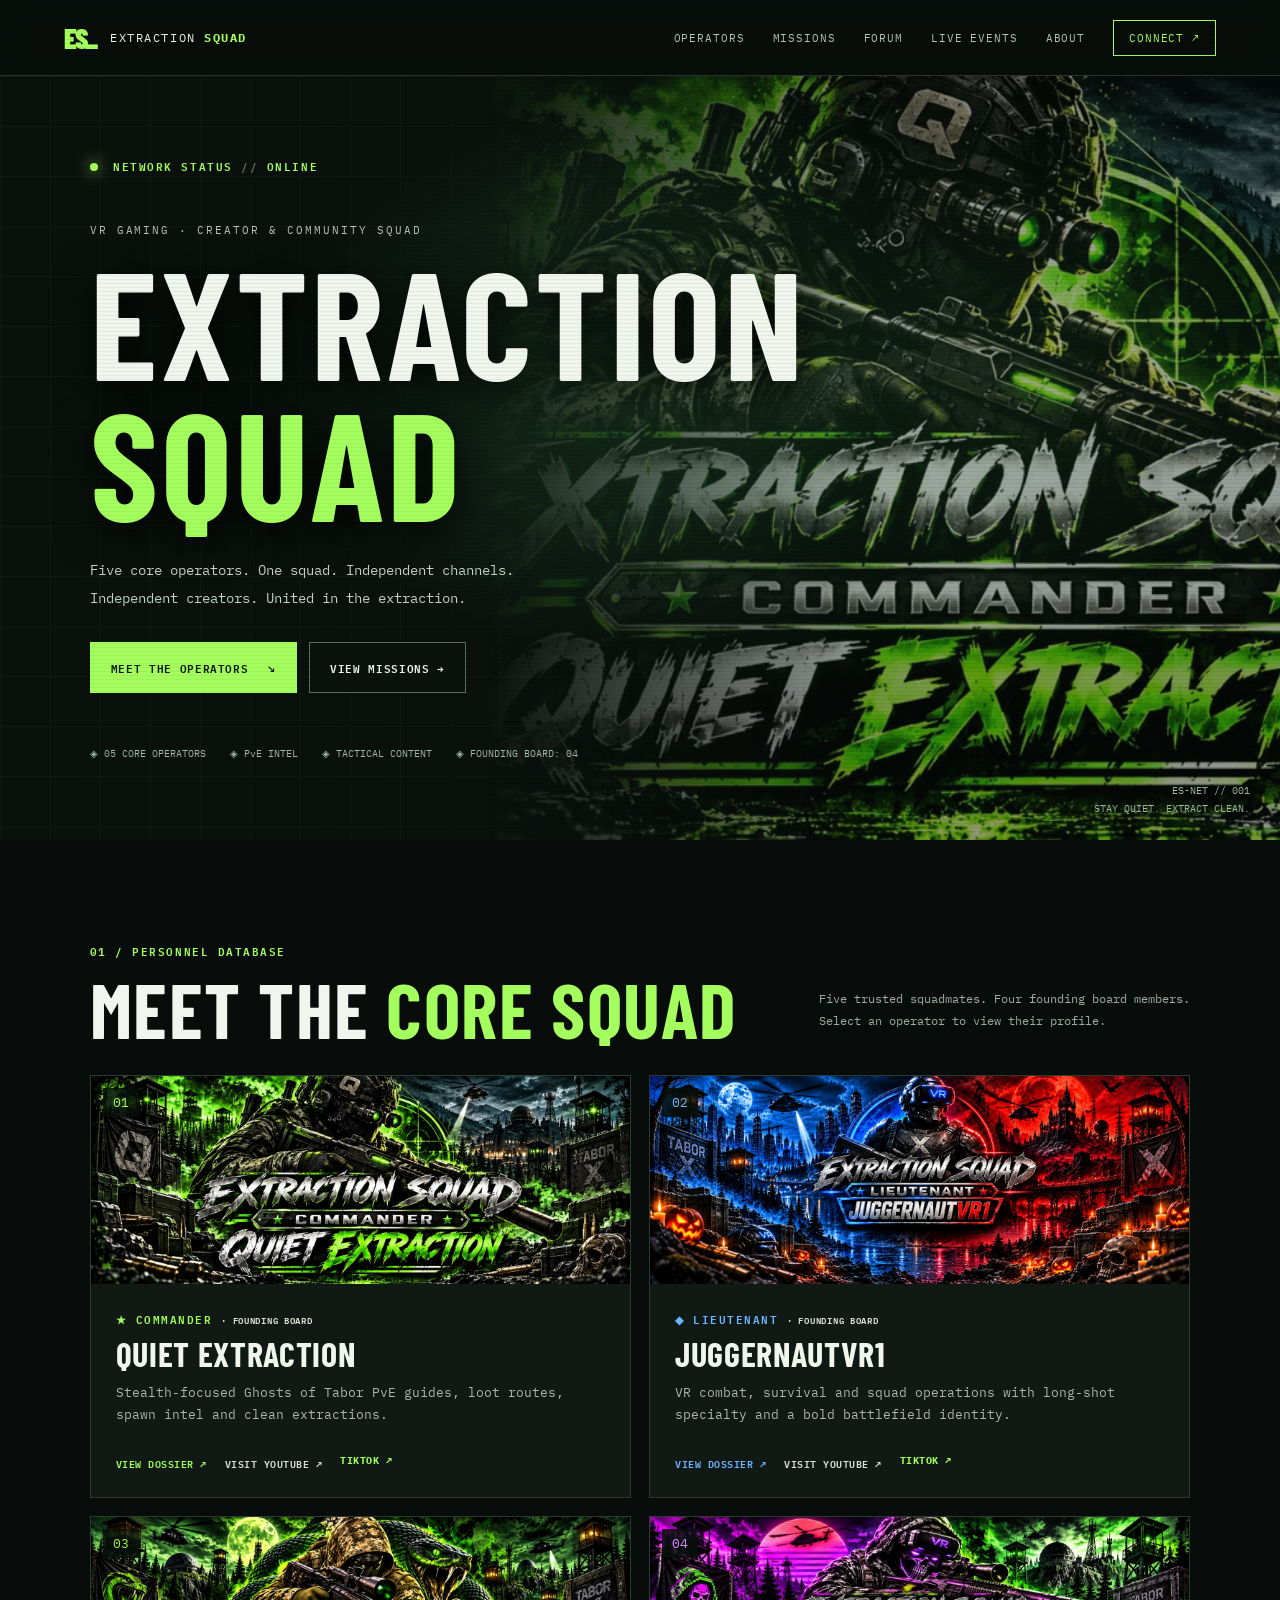
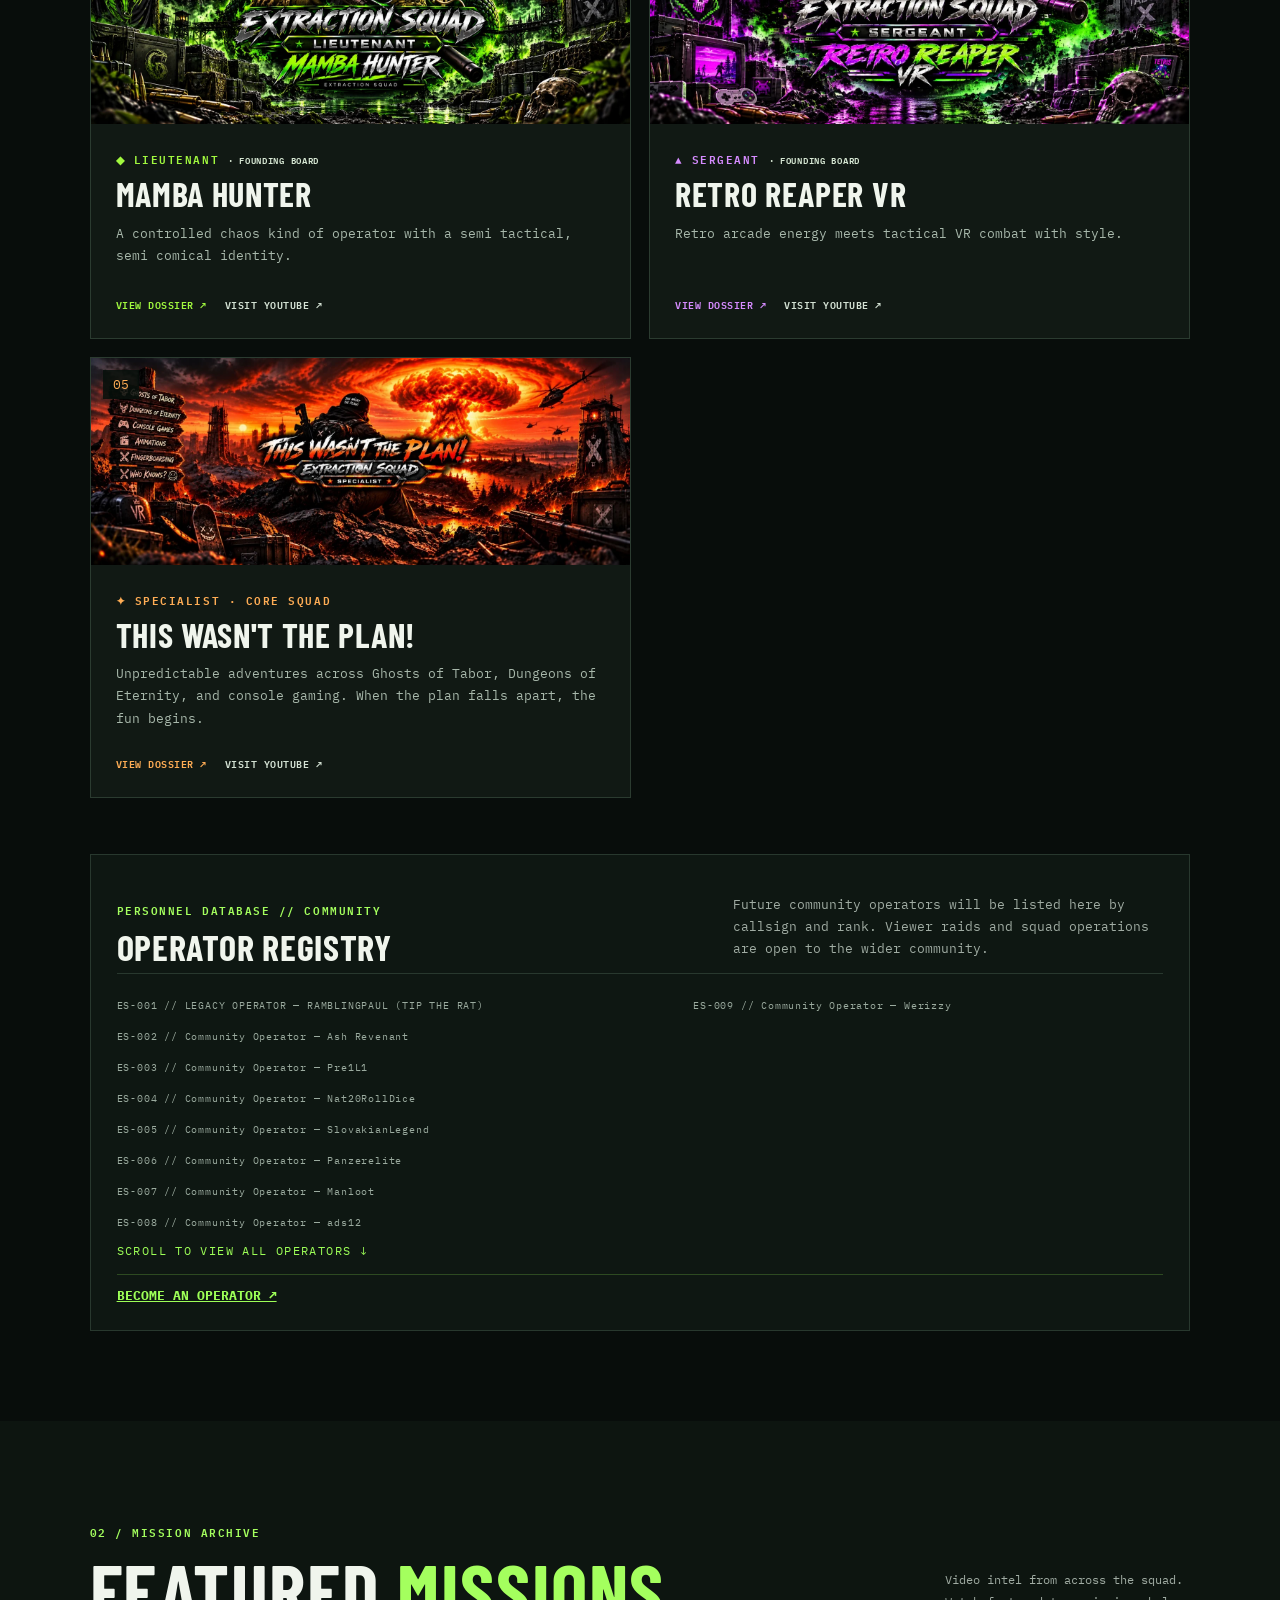
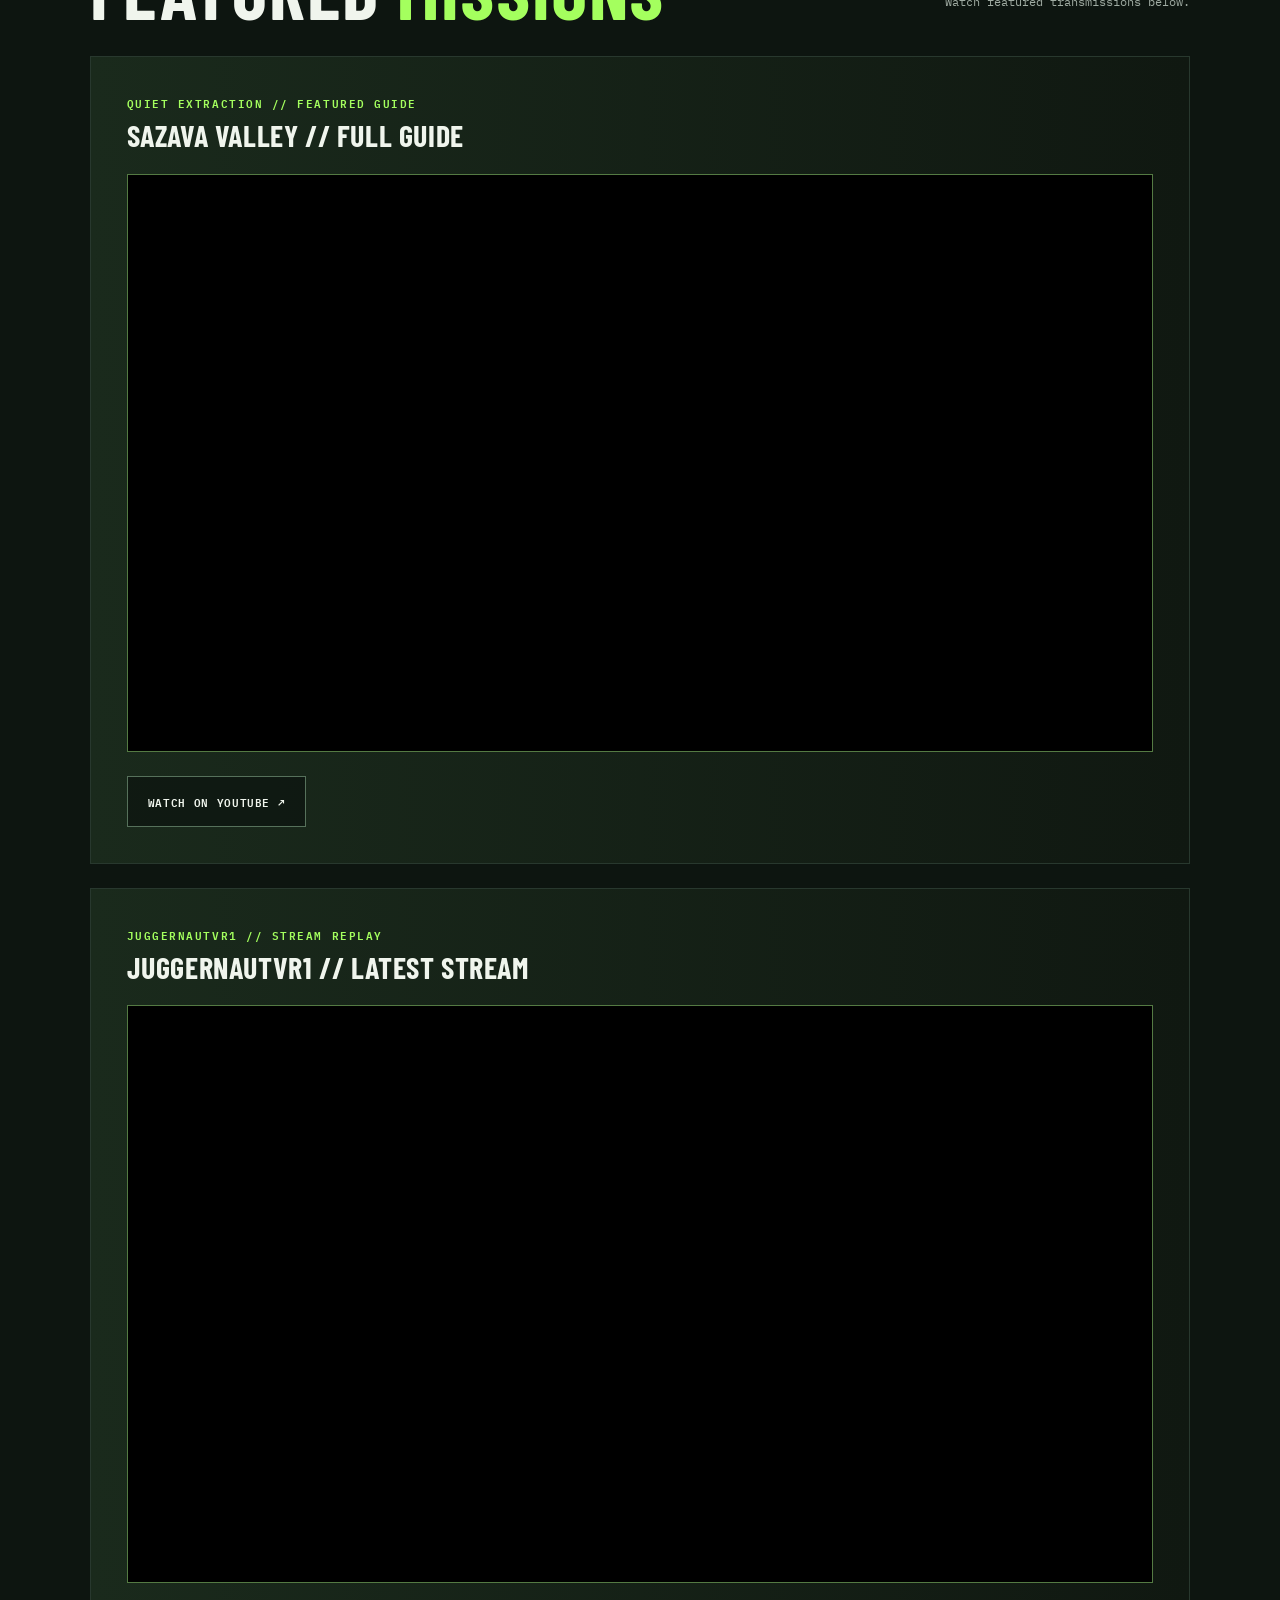
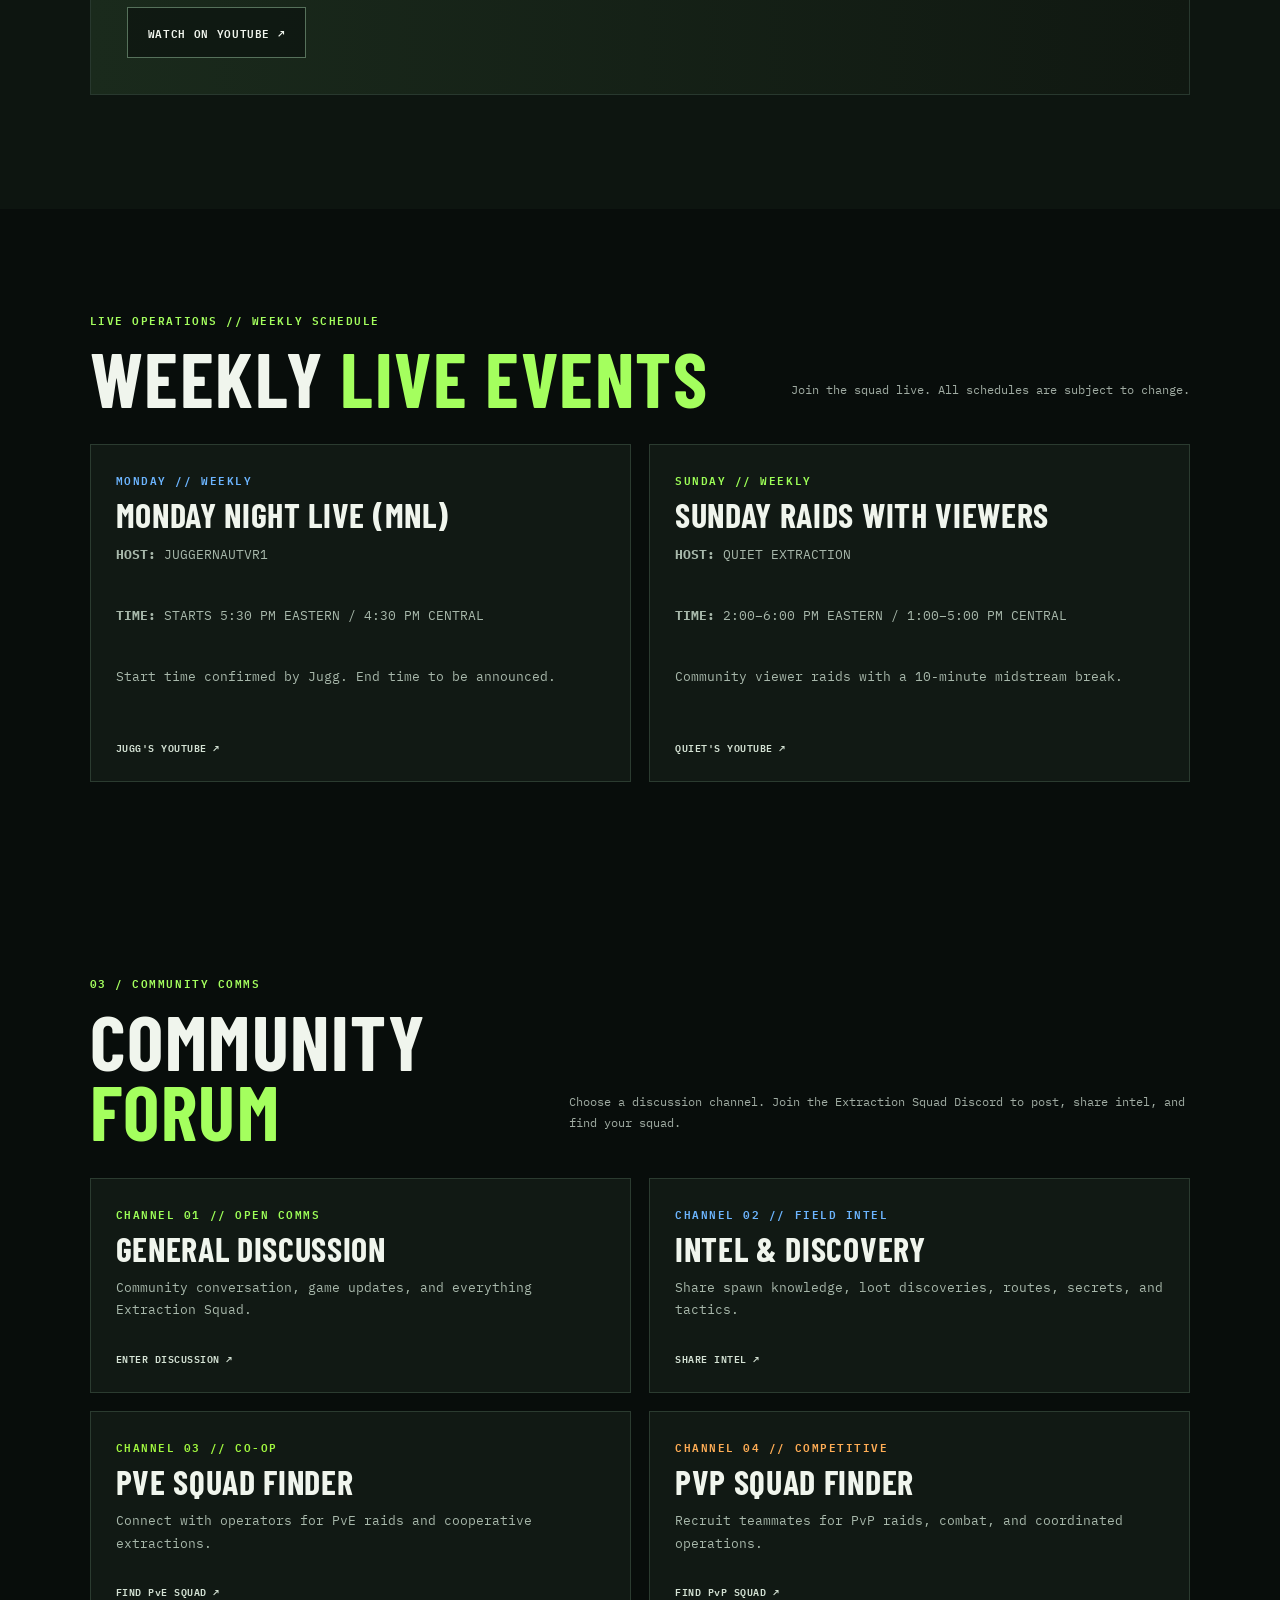
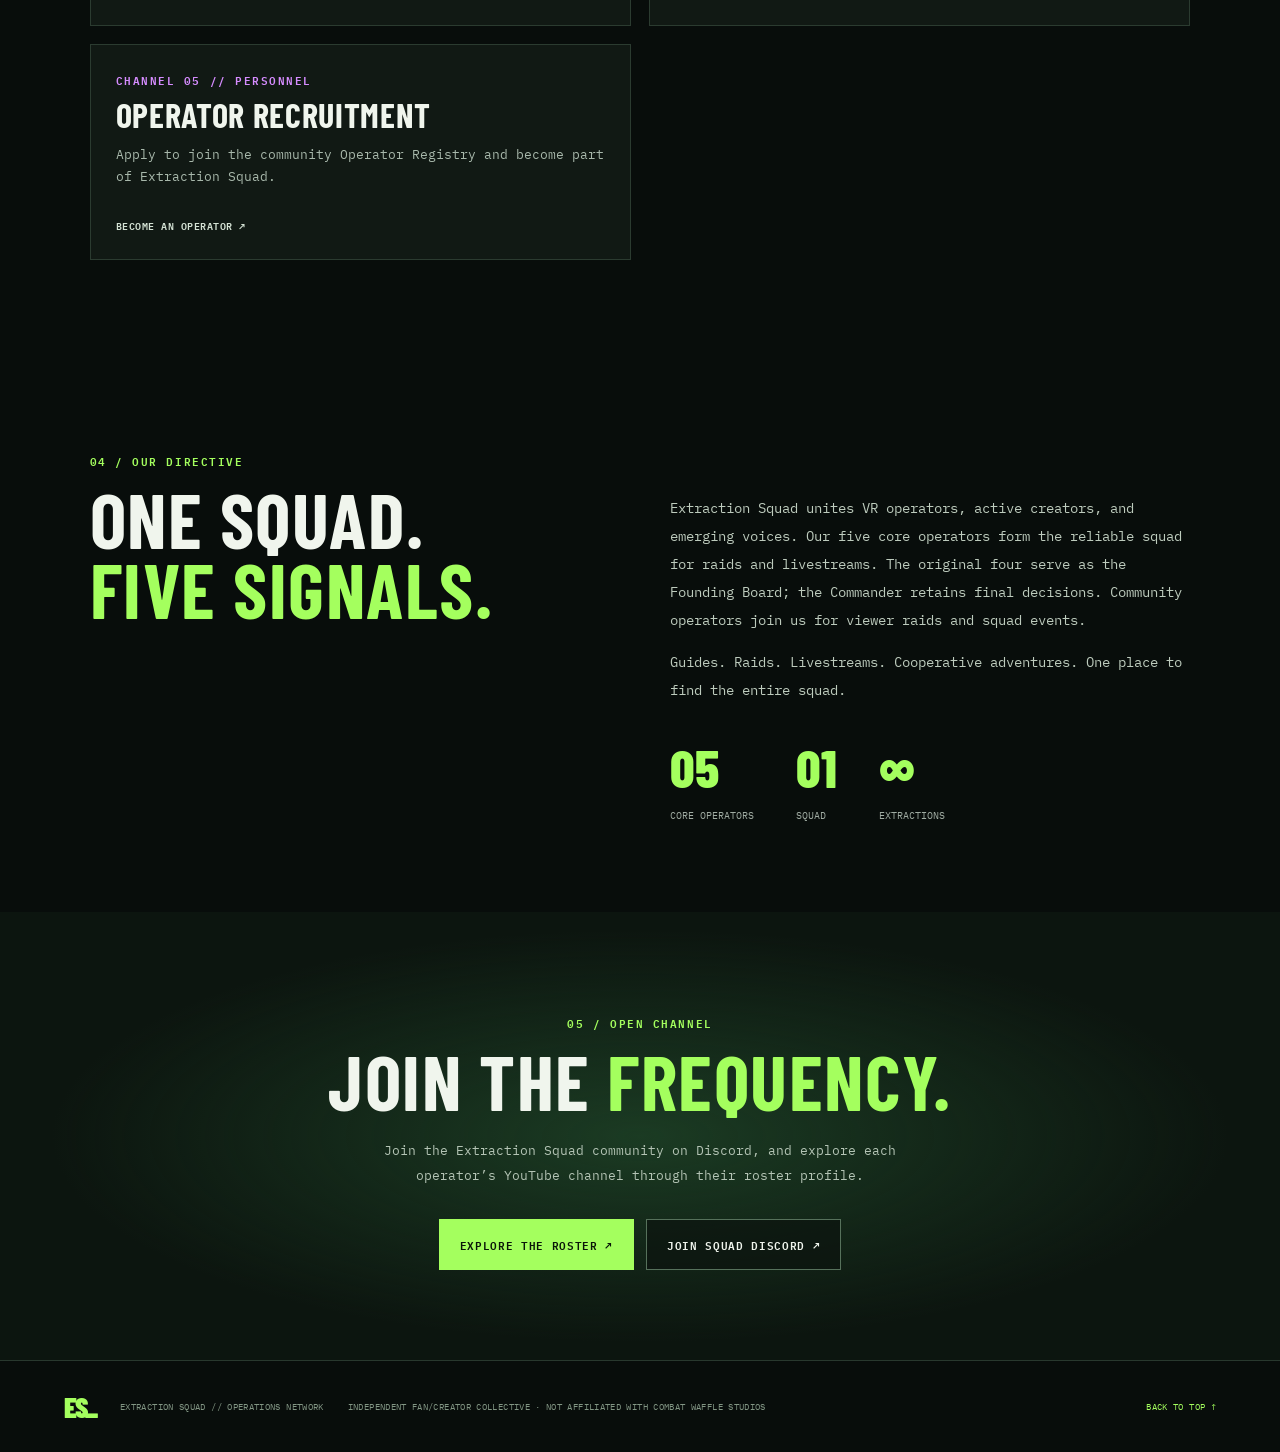
<file: index.html>
<!doctype html>
<html lang="en"><head><meta charset="utf-8"><meta name="viewport" content="width=device-width,initial-scale=1"><meta name="theme-color" content="#08100c"><meta name="description" content="Extraction Squad — a Ghosts of Tabor PvE creator collective. Meet the operators, explore their videos, and connect with the squad."><title>EXTRACTION SQUAD // Operations Network</title><link rel="stylesheet" href="styles.css?v=6social"><style>
/* Scrollable community operator registry: keep recruitment outside the scroll area. */
.registry-scroll{max-height:17.5rem;overflow-y:auto;overscroll-behavior:contain;scrollbar-width:thin;scrollbar-color:#9dff57 #142119;padding-right:.65rem;display:flex;flex-direction:column;gap:.5rem}
.registry-scroll::-webkit-scrollbar{width:7px}.registry-scroll::-webkit-scrollbar-thumb{background:#9dff57;border-radius:6px}.registry-scroll::-webkit-scrollbar-track{background:#142119}
.registry-recruit{margin-top:1rem;padding-top:.75rem;border-top:1px solid rgba(157,255,87,.22)}
.registry-scroll-hint{font-size:.72rem;letter-spacing:.12em;color:#9dff57;margin:.55rem 0 0}
.registry-scroll{justify-content:flex-start !important;align-items:stretch !important;gap:.5rem !important}.registry-scroll > span{display:block !important;flex:0 0 auto !important;min-height:0 !important;height:auto !important;margin:0 !important;padding:.25rem 0 !important;line-height:1.5 !important}@media(max-width:640px){.registry-scroll{max-height:12rem}}
</style></head>
<body><div class="scanlines" aria-hidden="true"></div><header class="topbar"><a class="brand" href="#home"><span class="brand-mark">ES<span class="blink">_</span></span><span>EXTRACTION <strong>SQUAD</strong></span></a><button class="menu-toggle" id="menuToggle" aria-label="Toggle menu" aria-expanded="false">☰</button><nav id="nav"><a href="#operators">OPERATORS</a><a href="#missions">MISSIONS</a><a href="#forum">FORUM</a><a href="#live-events">LIVE EVENTS</a><a href="#about">ABOUT</a><a href="#connect" class="nav-cta">CONNECT ↗</a></nav></header>
<main id="home"><section class="hero"><div class="hero-grid" aria-hidden="true"></div><div class="hero-content"><div class="eyebrow"><span class="live-dot"></span> NETWORK STATUS <span class="dim">//</span> ONLINE</div><p class="kicker">VR GAMING · CREATOR & COMMUNITY SQUAD</p><h1>EXTRACTION<br><em>SQUAD</em></h1><p class="hero-copy">Five core operators. One squad. Independent channels.<br>Independent creators. United in the extraction.</p><div class="hero-actions"><a class="button primary" href="#operators">MEET THE OPERATORS <span>↘</span></a><a class="button ghost" href="#missions">VIEW MISSIONS →</a></div><div class="hero-meta"><span>◈ 05 CORE OPERATORS</span><span>◈ PvE INTEL</span><span>◈ TACTICAL CONTENT</span><span>◈ FOUNDING BOARD: 04</span></div></div><div class="hero-art" aria-hidden="true"><img src="assets/quiet.webp" alt=""></div><div class="hero-coordinate" aria-hidden="true">ES-NET // 001<br>STAY QUIET. EXTRACT CLEAN.</div></section>
<section class="section operators" id="operators"><div class="section-head"><div><p class="section-id">01 / PERSONNEL DATABASE</p><h2>MEET THE <span>CORE SQUAD</span></h2></div><p>Five trusted squadmates. Four founding board members.<br>Select an operator to view their profile.</p></div><div class="operator-grid">
<article class="operator-card" style="--accent:#9dff57"><div class="card-image"><img src="assets/quiet.webp" alt="Quiet Extraction armored operator banner" loading="lazy"><span class="card-no">01</span></div><div class="card-body"><div class="rank">★ COMMANDER <span class="founder-tag">· FOUNDING BOARD</span></div><h3>QUIET EXTRACTION</h3><p>Stealth-focused Ghosts of Tabor PvE guides, loot routes, spawn intel and clean extractions.</p><div class="card-actions"><button data-operator="quiet" class="profile-btn">VIEW DOSSIER ↗</button><a href="https://www.youtube.com/@quietextraction" target="_blank" rel="noopener noreferrer">VISIT YOUTUBE ↗</a><a class="tiktok-link" href="https://www.tiktok.com/@quietextraction" target="_blank" rel="noopener noreferrer" aria-label="Visit quiet on TikTok">TIKTOK ↗</a></div></div></article>
<article class="operator-card" style="--accent:#6cb5ff"><div class="card-image"><img src="assets/jugg.webp" alt="JuggernautVR1 blue and red armored VR soldier banner" loading="lazy"><span class="card-no">02</span></div><div class="card-body"><div class="rank">◆ LIEUTENANT <span class="founder-tag">· FOUNDING BOARD</span></div><h3>JUGGERNAUTVR1</h3><p>VR combat, survival and squad operations with long-shot specialty and a bold battlefield identity.</p><div class="card-actions"><button data-operator="jugg" class="profile-btn">VIEW DOSSIER ↗</button><a href="https://www.youtube.com/@juggernautvr1" target="_blank" rel="noopener noreferrer">VISIT YOUTUBE ↗</a><a class="tiktok-link" href="https://www.tiktok.com/@juggernaut2300" target="_blank" rel="noopener noreferrer" aria-label="Visit jugg on TikTok">TIKTOK ↗</a></div></div></article>
<article class="operator-card" style="--accent:#a1f83f"><div class="card-image"><img src="assets/mamba.webp" alt="Mamba Hunter hooded sniper and giant green mamba banner" loading="lazy"><span class="card-no">03</span></div><div class="card-body"><div class="rank">◆ LIEUTENANT <span class="founder-tag">· FOUNDING BOARD</span></div><h3>MAMBA HUNTER</h3><p>A controlled chaos kind of operator with a semi tactical, semi comical identity.</p><div class="card-actions"><button data-operator="mamba" class="profile-btn">VIEW DOSSIER ↗</button><a href="https://www.youtube.com/@mambahunter" target="_blank" rel="noopener noreferrer">VISIT YOUTUBE ↗</a></div></div></article>
<article class="operator-card" style="--accent:#d68cff"><div class="card-image"><img src="assets/retro.webp" alt="Retro Reaper VR skull masked soldier neon purple and green banner" loading="lazy"><span class="card-no">04</span></div><div class="card-body"><div class="rank">▲ SERGEANT <span class="founder-tag">· FOUNDING BOARD</span></div><h3>RETRO REAPER VR</h3><p>Retro arcade energy meets tactical VR combat with style.</p><div class="card-actions"><button data-operator="retro" class="profile-btn">VIEW DOSSIER ↗</button><a href="https://www.youtube.com/@retroreapervr" target="_blank" rel="noopener noreferrer">VISIT YOUTUBE ↗</a></div></div></article>
<article class="operator-card" style="--accent:#ffad55"><div class="card-image"><img src="assets/chris.webp" alt="This Wasn't The Plan post-apocalyptic survivor banner" loading="lazy"><span class="card-no">05</span></div><div class="card-body"><div class="rank">✦ SPECIALIST · CORE SQUAD</div><h3>THIS WASN'T THE PLAN!</h3><p>Unpredictable adventures across Ghosts of Tabor, Dungeons of Eternity, and console gaming. When the plan falls apart, the fun begins.</p><div class="card-actions"><button data-operator="chris" class="profile-btn">VIEW DOSSIER ↗</button><a href="https://www.youtube.com/@thiswasnttheplanyt" target="_blank" rel="noopener noreferrer">VISIT YOUTUBE ↗</a></div></div></article></div>
<div class="registry"><div class="registry-header"><div><p class="section-id">PERSONNEL DATABASE // COMMUNITY</p><h3>OPERATOR REGISTRY</h3></div><p>Future community operators will be listed here by callsign and rank. Viewer raids and squad operations are open to the wider community.</p></div><div class="registry-empty registry-scroll" role="region" aria-label="Community operator registry" tabindex="0"><span>ES-001 // LEGACY OPERATOR — RAMBLINGPAUL (TIP THE RAT)</span><span>ES-002 // Community Operator — Ash Revenant</span><span>ES-003 // Community Operator — Pre1L1</span>
<span>ES-004 // Community Operator — Nat20RollDice</span>
<span>ES-005 // Community Operator — SlovakianLegend</span><span>ES-006 // Community Operator — Panzerelite</span><span>ES-007 // Community Operator — Manloot</span><span>ES-008 // Community Operator — ads12</span><span>ES-009 // Community Operator — Werizzy</span></div><p class="registry-scroll-hint">SCROLL TO VIEW ALL OPERATORS ↓</p><div class="registry-recruit"><a href="https://discord.gg/aPwzN6qbAu" target="_blank" rel="noopener noreferrer" style="color:#9dff57;font-weight:700;text-decoration:underline">BECOME AN OPERATOR ↗</a></div></div></section>
<section class="section missions" id="missions"><div class="section-head"><div><p class="section-id">02 / MISSION ARCHIVE</p><h2>FEATURED <span>MISSIONS</span></h2></div><p>Video intel from across the squad.<br>Watch featured transmissions below.</p></div><article class="mission-panel" style="display:block;margin-bottom:1.5rem"><div><span class="rank">QUIET EXTRACTION // FEATURED GUIDE</span><h3>SAZAVA VALLEY // FULL GUIDE</h3></div><div style="position:relative;width:100%;aspect-ratio:16/9;margin:1.5rem 0;overflow:hidden;background:#000;border:1px solid #547a43"><iframe src="https://www.youtube-nocookie.com/embed/pSVqwgjNrhk" title="SAZAVA VALLEY // FULL GUIDE" loading="lazy" allow="accelerometer; autoplay; clipboard-write; encrypted-media; gyroscope; picture-in-picture; web-share" referrerpolicy="strict-origin-when-cross-origin" allowfullscreen style="position:absolute;inset:0;width:100%;height:100%;border:0"></iframe></div><a class="button ghost" href="https://youtu.be/pSVqwgjNrhk" target="_blank" rel="noopener noreferrer">WATCH ON YOUTUBE ↗</a></article><article class="mission-panel" style="display:block;margin-bottom:1.5rem"><div><span class="rank">JUGGERNAUTVR1 // STREAM REPLAY</span><h3>JUGGERNAUTVR1 // LATEST STREAM</h3></div><div style="position:relative;width:100%;aspect-ratio:16/9;margin:1.5rem 0;overflow:hidden;background:#000;border:1px solid #547a43"><iframe src="https://www.youtube-nocookie.com/embed/xQBRxvEbvsw" title="JUGGERNAUTVR1 // LATEST STREAM" loading="lazy" allow="accelerometer; autoplay; clipboard-write; encrypted-media; gyroscope; picture-in-picture; web-share" referrerpolicy="strict-origin-when-cross-origin" allowfullscreen style="position:absolute;inset:0;width:100%;height:100%;border:0"></iframe></div><a class="button ghost" href="https://www.youtube.com/live/xQBRxvEbvsw" target="_blank" rel="noopener noreferrer">WATCH ON YOUTUBE ↗</a></article></section>
<section class="section" id="live-events" aria-labelledby="live-events-title"><div class="section-head"><div><p class="section-id">LIVE OPERATIONS // WEEKLY SCHEDULE</p><h2 id="live-events-title">WEEKLY <span>LIVE EVENTS</span></h2></div><p>Join the squad live. All schedules are subject to change.</p></div><div class="operator-grid">
<article class="operator-card" style="--accent:#6cb5ff"><div class="card-body"><div class="rank">MONDAY // WEEKLY</div><h3>MONDAY NIGHT LIVE (MNL)</h3><p><strong>HOST:</strong> JUGGERNAUTVR1</p><p><strong>TIME:</strong> STARTS 5:30 PM EASTERN / 4:30 PM CENTRAL</p><p>Start time confirmed by Jugg. End time to be announced.</p><div class="card-actions"><a class="profile-btn" href="https://www.youtube.com/@juggernautvr1" target="_blank" rel="noopener noreferrer">JUGG'S YOUTUBE ↗</a></div></div></article>
<article class="operator-card" style="--accent:#9dff57"><div class="card-body"><div class="rank">SUNDAY // WEEKLY</div><h3>SUNDAY RAIDS WITH VIEWERS</h3><p><strong>HOST:</strong> QUIET EXTRACTION</p><p><strong>TIME:</strong> 2:00–6:00 PM EASTERN / 1:00–5:00 PM CENTRAL</p><p>Community viewer raids with a 10-minute midstream break.</p><div class="card-actions"><a class="profile-btn" href="https://www.youtube.com/@quietextraction" target="_blank" rel="noopener noreferrer">QUIET'S YOUTUBE ↗</a></div></div></article>
</div></section>
<section class="section" id="forum" aria-labelledby="forum-title"><div class="section-head"><div><p class="section-id">03 / COMMUNITY COMMS</p><h2 id="forum-title">COMMUNITY <span>FORUM</span></h2></div><p>Choose a discussion channel. Join the Extraction Squad Discord to post, share intel, and find your squad.</p></div><div class="operator-grid">
<article class="operator-card" style="--accent:#9dff57"><div class="card-body"><div class="rank">CHANNEL 01 // OPEN COMMS</div><h3>GENERAL DISCUSSION</h3><p>Community conversation, game updates, and everything Extraction Squad.</p><div class="card-actions"><a class="profile-btn" href="https://discord.gg/KWJtSqCwyj" target="_blank" rel="noopener noreferrer">ENTER DISCUSSION ↗</a></div></div></article>
<article class="operator-card" style="--accent:#6cb5ff"><div class="card-body"><div class="rank">CHANNEL 02 // FIELD INTEL</div><h3>INTEL &amp; DISCOVERY</h3><p>Share spawn knowledge, loot discoveries, routes, secrets, and tactics.</p><div class="card-actions"><a class="profile-btn" href="https://discord.gg/TuTehV5CF7" target="_blank" rel="noopener noreferrer">SHARE INTEL ↗</a></div></div></article>
<article class="operator-card" style="--accent:#a1f83f"><div class="card-body"><div class="rank">CHANNEL 03 // CO-OP</div><h3>PvE SQUAD FINDER</h3><p>Connect with operators for PvE raids and cooperative extractions.</p><div class="card-actions"><a class="profile-btn" href="https://discord.gg/Q6VMSG6a7G" target="_blank" rel="noopener noreferrer">FIND PvE SQUAD ↗</a></div></div></article>
<article class="operator-card" style="--accent:#ffad55"><div class="card-body"><div class="rank">CHANNEL 04 // COMPETITIVE</div><h3>PvP SQUAD FINDER</h3><p>Recruit teammates for PvP raids, combat, and coordinated operations.</p><div class="card-actions"><a class="profile-btn" href="https://discord.gg/rCnMGnkvAn" target="_blank" rel="noopener noreferrer">FIND PvP SQUAD ↗</a></div></div></article>
<article class="operator-card" style="--accent:#d68cff"><div class="card-body"><div class="rank">CHANNEL 05 // PERSONNEL</div><h3>OPERATOR RECRUITMENT</h3><p>Apply to join the community Operator Registry and become part of Extraction Squad.</p><div class="card-actions"><a class="profile-btn" href="https://discord.gg/aPwzN6qbAu" target="_blank" rel="noopener noreferrer">BECOME AN OPERATOR ↗</a></div></div></article>
</div></section>
<section class="section about" id="about"><div><p class="section-id">04 / OUR DIRECTIVE</p><h2>ONE SQUAD.<br><span>FIVE SIGNALS.</span></h2></div><div class="about-copy"><p>Extraction Squad unites VR operators, active creators, and emerging voices. Our five core operators form the reliable squad for raids and livestreams. The original four serve as the Founding Board; the Commander retains final decisions. Community operators join us for viewer raids and squad events.</p><p>Guides. Raids. Livestreams. Cooperative adventures. One place to find the entire squad.</p><div class="stats"><div><strong>05</strong><span>CORE OPERATORS</span></div><div><strong>01</strong><span>SQUAD</span></div><div><strong>∞</strong><span>EXTRACTIONS</span></div></div></div></section>
<section class="section connect" id="connect"><p class="section-id">05 / OPEN CHANNEL</p><h2>JOIN THE <span>FREQUENCY.</span></h2><p>Join the Extraction Squad community on Discord, and explore each operator’s YouTube channel through their roster profile.</p><div class="connect-buttons"><a class="button primary" href="#operators">EXPLORE THE ROSTER ↗</a><a class="button ghost" href="https://discord.gg/KWJtSqCwyj" target="_blank" rel="noopener noreferrer">JOIN SQUAD DISCORD ↗</a></div></section></main>
<footer><div class="brand-mark">ES_</div><span>EXTRACTION SQUAD // OPERATIONS NETWORK</span><span>INDEPENDENT FAN/CREATOR COLLECTIVE · NOT AFFILIATED WITH COMBAT WAFFLE STUDIOS</span><a href="#home">BACK TO TOP ↑</a></footer>
<dialog id="profileDialog"><button class="close-dialog" aria-label="Close profile">✕</button><img id="dialogImage" src="assets/quiet.webp" alt=""><div class="dialog-content"><p id="dialogRank" class="rank"></p><h2 id="dialogName"></h2><p id="dialogBio"></p><p class="small-note"><a id="dialogYoutube" href="https://www.youtube.com/@quietextraction" target="_blank" rel="noopener noreferrer">VISIT YOUTUBE ↗</a> <a id="dialogTikTok" class="dialog-tiktok" href="https://www.tiktok.com/@quietextraction" target="_blank" rel="noopener noreferrer" hidden>VISIT TIKTOK ↗</a> · <a href="https://discord.gg/KWJtSqCwyj" target="_blank" rel="noopener noreferrer">SQUAD DISCORD ↗</a></p><button class="button primary close-bottom">RETURN TO ROSTER</button></div></dialog><script src="script.js?v=6social"></script></body></html>
</file>
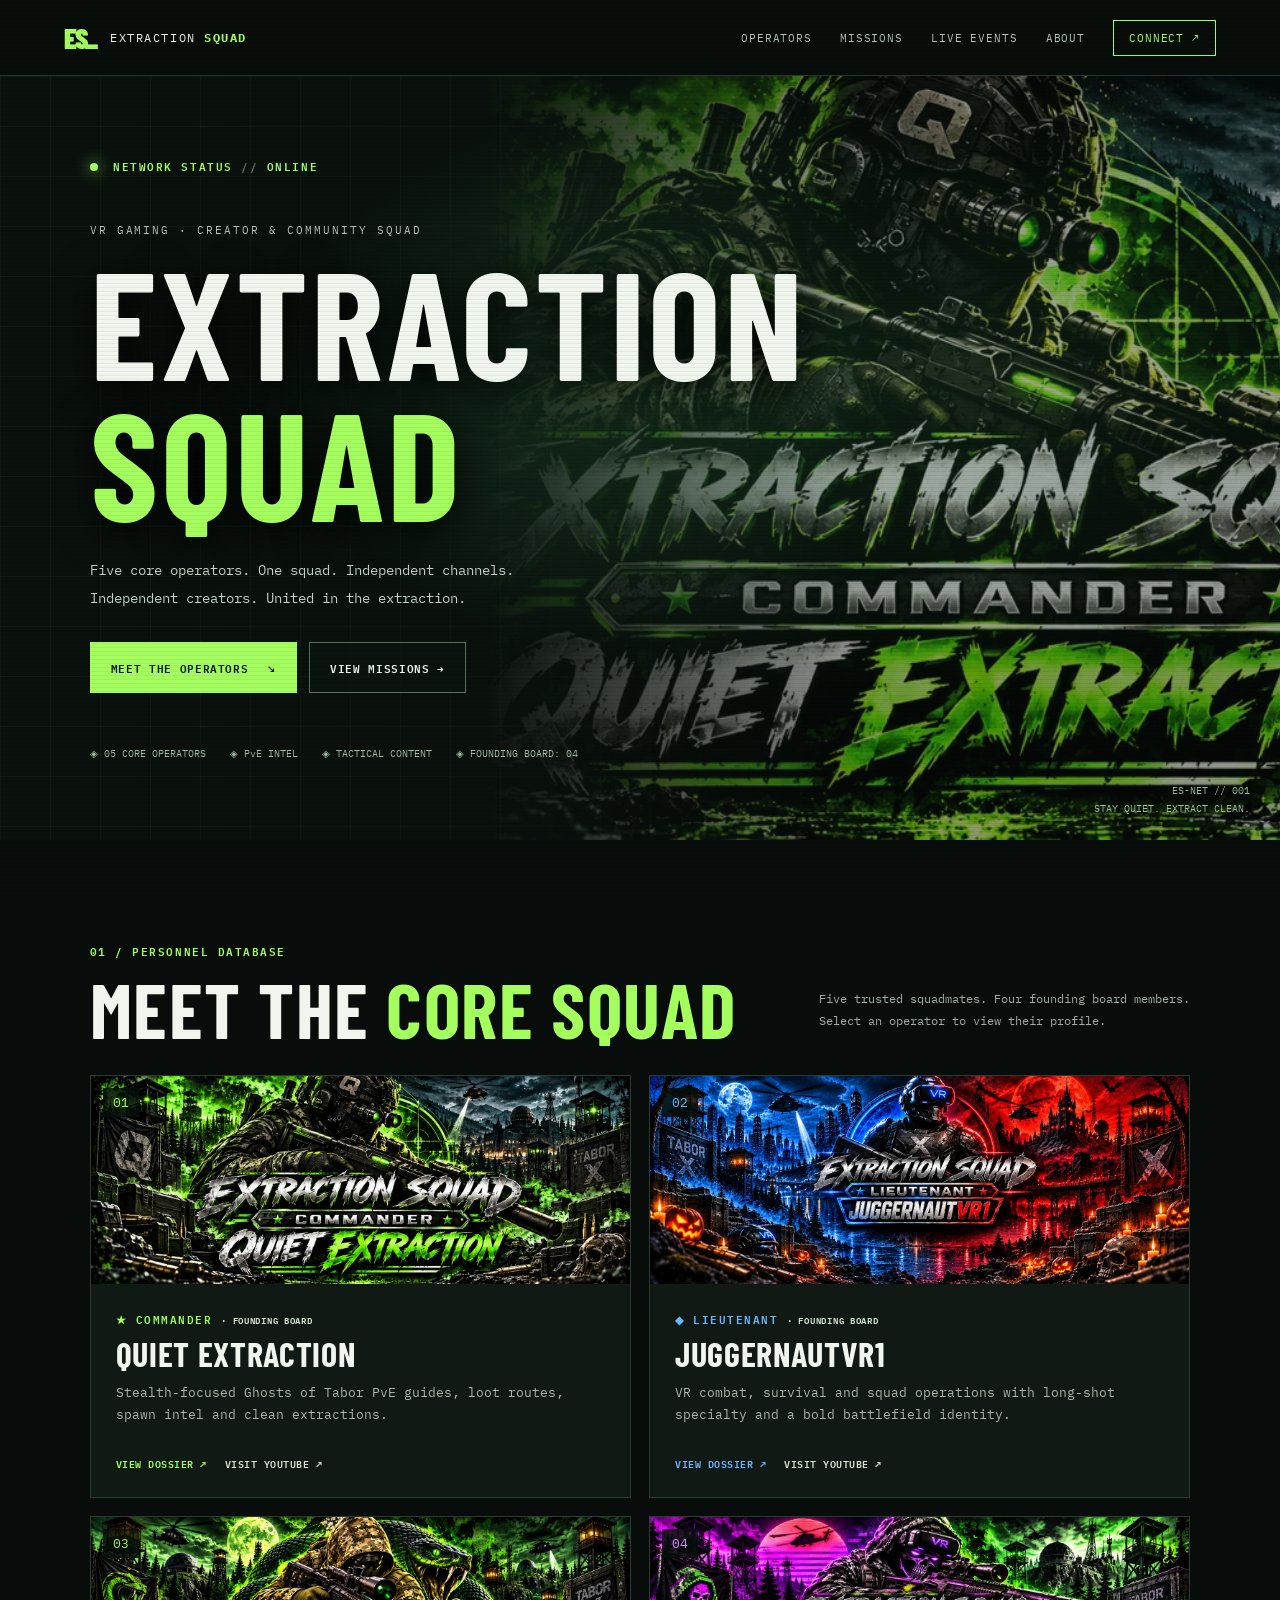
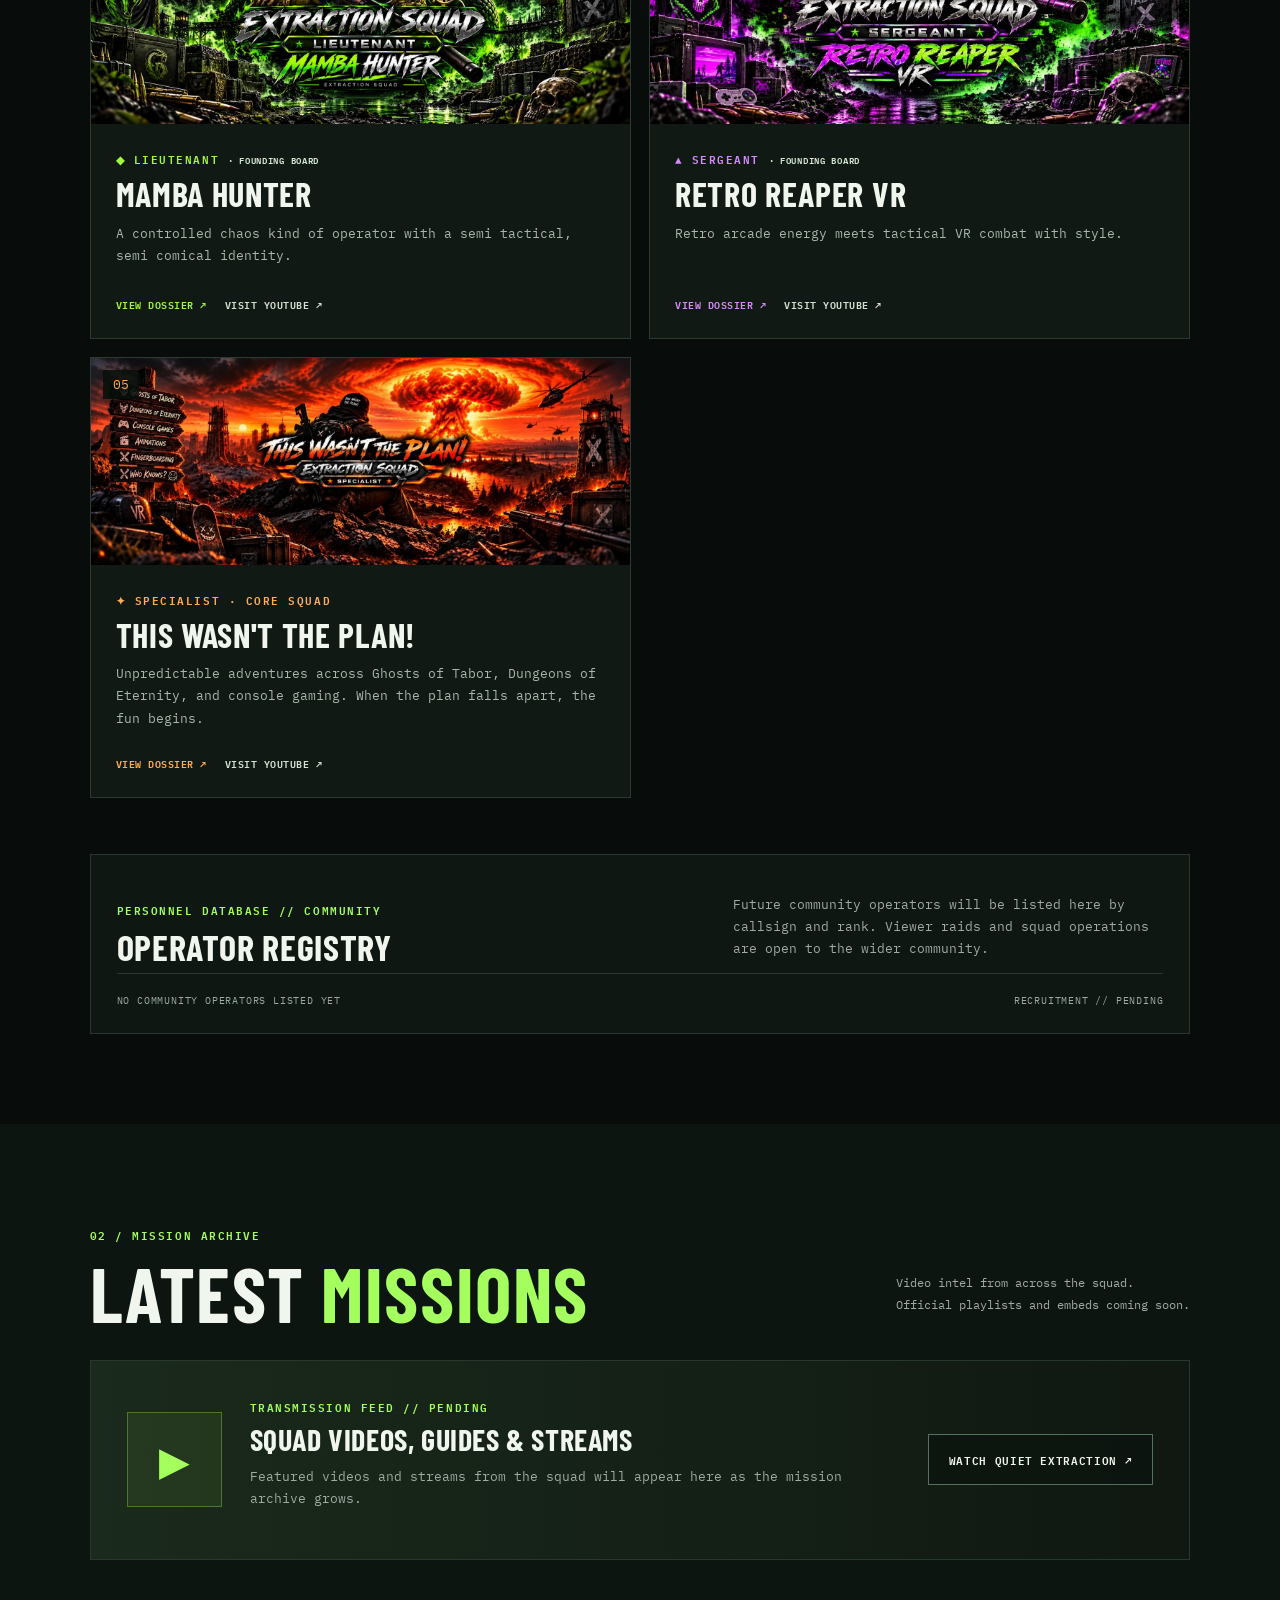
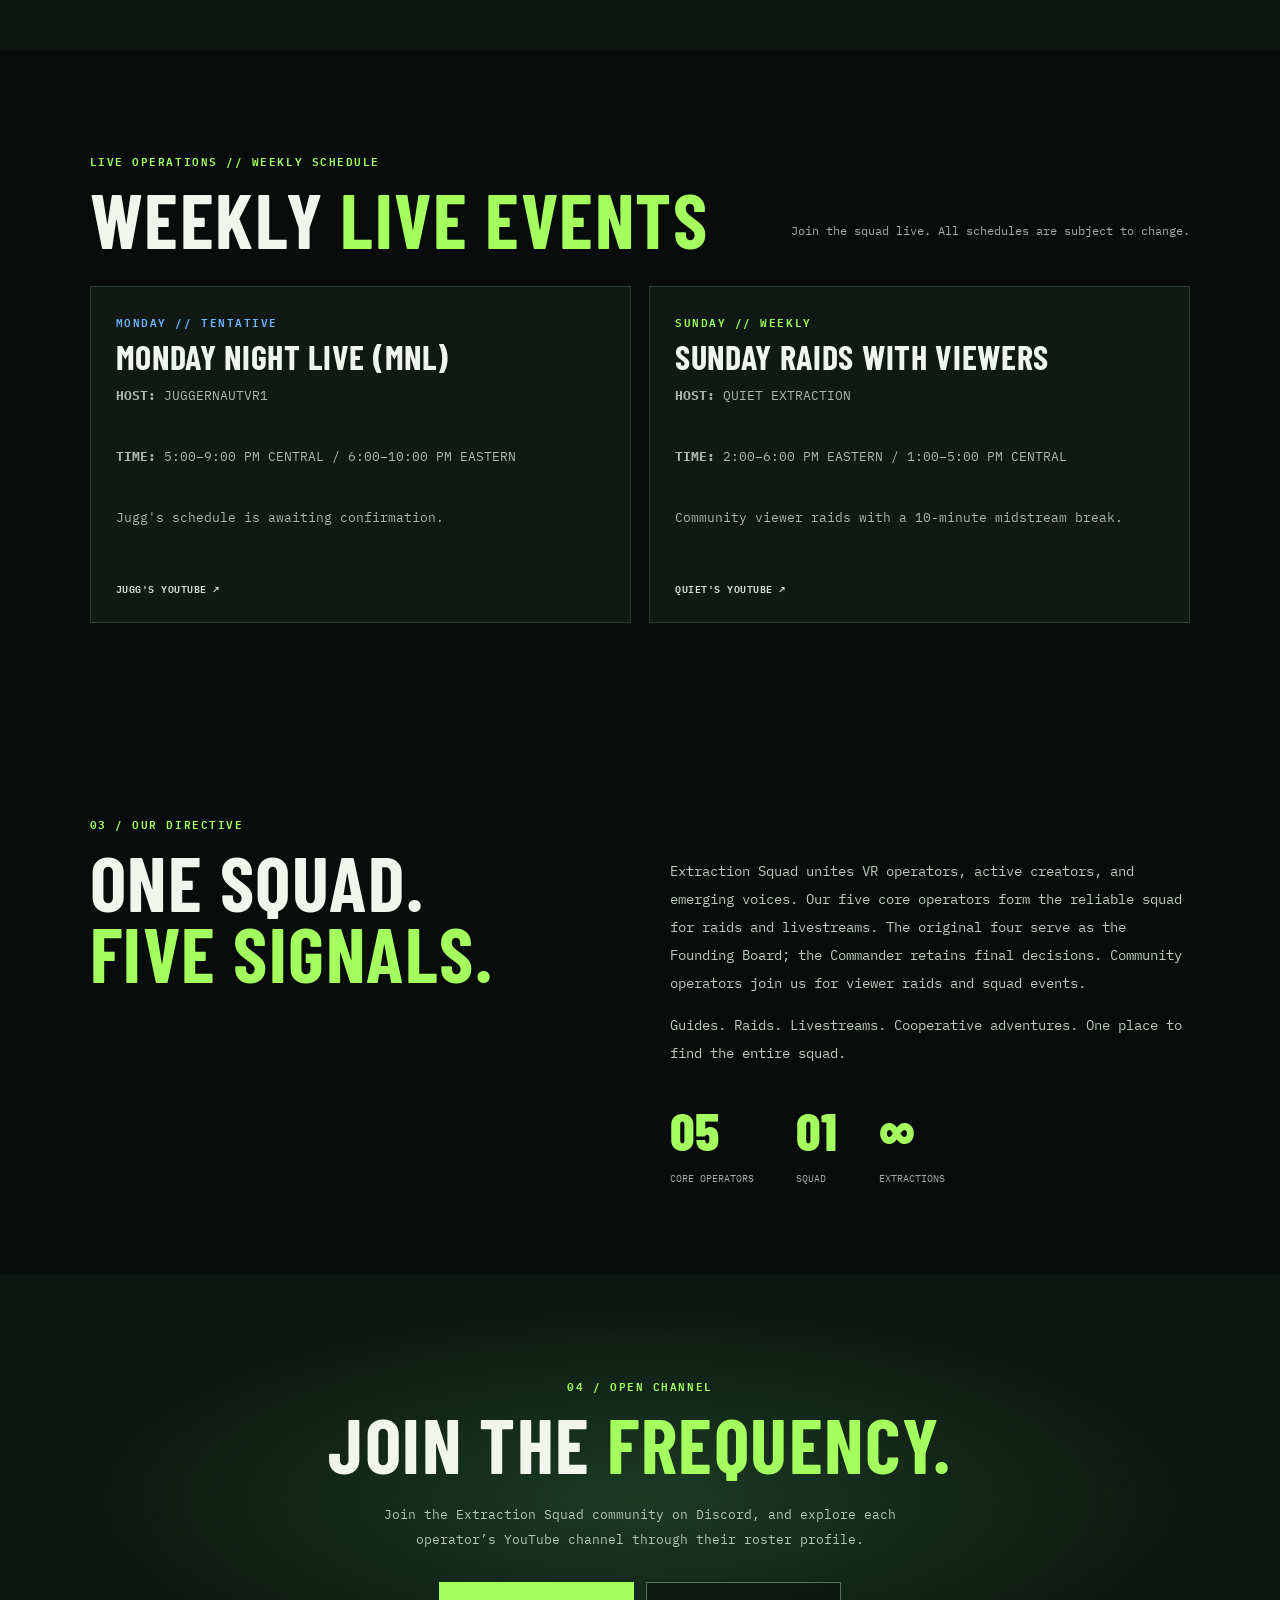
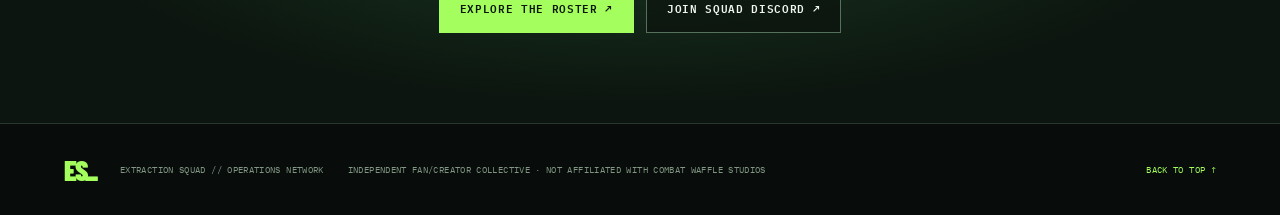
<file: extraction-squad-live-events-index.html>
<!doctype html>
<html lang="en"><head><meta charset="utf-8"><meta name="viewport" content="width=device-width,initial-scale=1"><meta name="theme-color" content="#08100c"><meta name="description" content="Extraction Squad — a Ghosts of Tabor PvE creator collective. Meet the operators, explore their videos, and connect with the squad."><title>EXTRACTION SQUAD // Operations Network</title><link rel="stylesheet" href="styles.css?v=5core1"></head>
<body><div class="scanlines" aria-hidden="true"></div><header class="topbar"><a class="brand" href="#home"><span class="brand-mark">ES<span class="blink">_</span></span><span>EXTRACTION <strong>SQUAD</strong></span></a><button class="menu-toggle" id="menuToggle" aria-label="Toggle menu" aria-expanded="false">☰</button><nav id="nav"><a href="#operators">OPERATORS</a><a href="#missions">MISSIONS</a><a href="#live-events">LIVE EVENTS</a><a href="#about">ABOUT</a><a href="#connect" class="nav-cta">CONNECT ↗</a></nav></header>
<main id="home"><section class="hero"><div class="hero-grid" aria-hidden="true"></div><div class="hero-content"><div class="eyebrow"><span class="live-dot"></span> NETWORK STATUS <span class="dim">//</span> ONLINE</div><p class="kicker">VR GAMING · CREATOR & COMMUNITY SQUAD</p><h1>EXTRACTION<br><em>SQUAD</em></h1><p class="hero-copy">Five core operators. One squad. Independent channels.<br>Independent creators. United in the extraction.</p><div class="hero-actions"><a class="button primary" href="#operators">MEET THE OPERATORS <span>↘</span></a><a class="button ghost" href="#missions">VIEW MISSIONS →</a></div><div class="hero-meta"><span>◈ 05 CORE OPERATORS</span><span>◈ PvE INTEL</span><span>◈ TACTICAL CONTENT</span><span>◈ FOUNDING BOARD: 04</span></div></div><div class="hero-art" aria-hidden="true"><img src="assets/quiet.webp" alt=""></div><div class="hero-coordinate" aria-hidden="true">ES-NET // 001<br>STAY QUIET. EXTRACT CLEAN.</div></section>
<section class="section operators" id="operators"><div class="section-head"><div><p class="section-id">01 / PERSONNEL DATABASE</p><h2>MEET THE <span>CORE SQUAD</span></h2></div><p>Five trusted squadmates. Four founding board members.<br>Select an operator to view their profile.</p></div><div class="operator-grid">
<article class="operator-card" style="--accent:#9dff57"><div class="card-image"><img src="assets/quiet.webp" alt="Quiet Extraction armored operator banner" loading="lazy"><span class="card-no">01</span></div><div class="card-body"><div class="rank">★ COMMANDER <span class="founder-tag">· FOUNDING BOARD</span></div><h3>QUIET EXTRACTION</h3><p>Stealth-focused Ghosts of Tabor PvE guides, loot routes, spawn intel and clean extractions.</p><div class="card-actions"><button data-operator="quiet" class="profile-btn">VIEW DOSSIER ↗</button><a href="https://www.youtube.com/@quietextraction" target="_blank" rel="noopener noreferrer">VISIT YOUTUBE ↗</a></div></div></article>
<article class="operator-card" style="--accent:#6cb5ff"><div class="card-image"><img src="assets/jugg.webp" alt="JuggernautVR1 blue and red armored VR soldier banner" loading="lazy"><span class="card-no">02</span></div><div class="card-body"><div class="rank">◆ LIEUTENANT <span class="founder-tag">· FOUNDING BOARD</span></div><h3>JUGGERNAUTVR1</h3><p>VR combat, survival and squad operations with long-shot specialty and a bold battlefield identity.</p><div class="card-actions"><button data-operator="jugg" class="profile-btn">VIEW DOSSIER ↗</button><a href="https://www.youtube.com/@juggernautvr1" target="_blank" rel="noopener noreferrer">VISIT YOUTUBE ↗</a></div></div></article>
<article class="operator-card" style="--accent:#a1f83f"><div class="card-image"><img src="assets/mamba.webp" alt="Mamba Hunter hooded sniper and giant green mamba banner" loading="lazy"><span class="card-no">03</span></div><div class="card-body"><div class="rank">◆ LIEUTENANT <span class="founder-tag">· FOUNDING BOARD</span></div><h3>MAMBA HUNTER</h3><p>A controlled chaos kind of operator with a semi tactical, semi comical identity.</p><div class="card-actions"><button data-operator="mamba" class="profile-btn">VIEW DOSSIER ↗</button><a href="https://www.youtube.com/@mambahunter" target="_blank" rel="noopener noreferrer">VISIT YOUTUBE ↗</a></div></div></article>
<article class="operator-card" style="--accent:#d68cff"><div class="card-image"><img src="assets/retro.webp" alt="Retro Reaper VR skull masked soldier neon purple and green banner" loading="lazy"><span class="card-no">04</span></div><div class="card-body"><div class="rank">▲ SERGEANT <span class="founder-tag">· FOUNDING BOARD</span></div><h3>RETRO REAPER VR</h3><p>Retro arcade energy meets tactical VR combat with style.</p><div class="card-actions"><button data-operator="retro" class="profile-btn">VIEW DOSSIER ↗</button><a href="https://www.youtube.com/@retroreapervr" target="_blank" rel="noopener noreferrer">VISIT YOUTUBE ↗</a></div></div></article>
<article class="operator-card" style="--accent:#ffad55"><div class="card-image"><img src="assets/chris.webp" alt="This Wasn't The Plan post-apocalyptic survivor banner" loading="lazy"><span class="card-no">05</span></div><div class="card-body"><div class="rank">✦ SPECIALIST · CORE SQUAD</div><h3>THIS WASN'T THE PLAN!</h3><p>Unpredictable adventures across Ghosts of Tabor, Dungeons of Eternity, and console gaming. When the plan falls apart, the fun begins.</p><div class="card-actions"><button data-operator="chris" class="profile-btn">VIEW DOSSIER ↗</button><a href="https://www.youtube.com/@thiswasnttheplanyt" target="_blank" rel="noopener noreferrer">VISIT YOUTUBE ↗</a></div></div></article></div>
<div class="registry"><div class="registry-header"><div><p class="section-id">PERSONNEL DATABASE // COMMUNITY</p><h3>OPERATOR REGISTRY</h3></div><p>Future community operators will be listed here by callsign and rank. Viewer raids and squad operations are open to the wider community.</p></div><div class="registry-empty"><span>NO COMMUNITY OPERATORS LISTED YET</span><span>RECRUITMENT // PENDING</span></div></div></section>
<section class="section missions" id="missions"><div class="section-head"><div><p class="section-id">02 / MISSION ARCHIVE</p><h2>LATEST <span>MISSIONS</span></h2></div><p>Video intel from across the squad.<br>Official playlists and embeds coming soon.</p></div><div class="mission-panel"><div class="mission-icon">▶</div><div><span class="rank">TRANSMISSION FEED // PENDING</span><h3>Squad videos, guides & streams</h3><p>Featured videos and streams from the squad will appear here as the mission archive grows.</p></div><a class="button ghost" href="https://www.youtube.com/@quietextraction" target="_blank" rel="noopener noreferrer">WATCH QUIET EXTRACTION ↗</a></div></section>
<section class="section" id="live-events" aria-labelledby="live-events-title"><div class="section-head"><div><p class="section-id">LIVE OPERATIONS // WEEKLY SCHEDULE</p><h2 id="live-events-title">WEEKLY <span>LIVE EVENTS</span></h2></div><p>Join the squad live. All schedules are subject to change.</p></div><div class="operator-grid">
<article class="operator-card" style="--accent:#6cb5ff"><div class="card-body"><div class="rank">MONDAY // TENTATIVE</div><h3>MONDAY NIGHT LIVE (MNL)</h3><p><strong>HOST:</strong> JUGGERNAUTVR1</p><p><strong>TIME:</strong> 5:00–9:00 PM CENTRAL / 6:00–10:00 PM EASTERN</p><p>Jugg's schedule is awaiting confirmation.</p><div class="card-actions"><a class="profile-btn" href="https://www.youtube.com/@juggernautvr1" target="_blank" rel="noopener noreferrer">JUGG'S YOUTUBE ↗</a></div></div></article>
<article class="operator-card" style="--accent:#9dff57"><div class="card-body"><div class="rank">SUNDAY // WEEKLY</div><h3>SUNDAY RAIDS WITH VIEWERS</h3><p><strong>HOST:</strong> QUIET EXTRACTION</p><p><strong>TIME:</strong> 2:00–6:00 PM EASTERN / 1:00–5:00 PM CENTRAL</p><p>Community viewer raids with a 10-minute midstream break.</p><div class="card-actions"><a class="profile-btn" href="https://www.youtube.com/@quietextraction" target="_blank" rel="noopener noreferrer">QUIET'S YOUTUBE ↗</a></div></div></article>
</div></section>
<section class="section about" id="about"><div><p class="section-id">03 / OUR DIRECTIVE</p><h2>ONE SQUAD.<br><span>FIVE SIGNALS.</span></h2></div><div class="about-copy"><p>Extraction Squad unites VR operators, active creators, and emerging voices. Our five core operators form the reliable squad for raids and livestreams. The original four serve as the Founding Board; the Commander retains final decisions. Community operators join us for viewer raids and squad events.</p><p>Guides. Raids. Livestreams. Cooperative adventures. One place to find the entire squad.</p><div class="stats"><div><strong>05</strong><span>CORE OPERATORS</span></div><div><strong>01</strong><span>SQUAD</span></div><div><strong>∞</strong><span>EXTRACTIONS</span></div></div></div></section>
<section class="section connect" id="connect"><p class="section-id">04 / OPEN CHANNEL</p><h2>JOIN THE <span>FREQUENCY.</span></h2><p>Join the Extraction Squad community on Discord, and explore each operator’s YouTube channel through their roster profile.</p><div class="connect-buttons"><a class="button primary" href="#operators">EXPLORE THE ROSTER ↗</a><a class="button ghost" href="https://discord.gg/KWJtSqCwyj" target="_blank" rel="noopener noreferrer">JOIN SQUAD DISCORD ↗</a></div></section></main>
<footer><div class="brand-mark">ES_</div><span>EXTRACTION SQUAD // OPERATIONS NETWORK</span><span>INDEPENDENT FAN/CREATOR COLLECTIVE · NOT AFFILIATED WITH COMBAT WAFFLE STUDIOS</span><a href="#home">BACK TO TOP ↑</a></footer>
<dialog id="profileDialog"><button class="close-dialog" aria-label="Close profile">✕</button><img id="dialogImage" src="assets/quiet.webp" alt=""><div class="dialog-content"><p id="dialogRank" class="rank"></p><h2 id="dialogName"></h2><p id="dialogBio"></p><p class="small-note"><a id="dialogYoutube" href="https://www.youtube.com/@quietextraction" target="_blank" rel="noopener noreferrer">VISIT YOUTUBE ↗</a> · <a href="https://discord.gg/KWJtSqCwyj" target="_blank" rel="noopener noreferrer">SQUAD DISCORD ↗</a></p><button class="button primary close-bottom">RETURN TO ROSTER</button></div></dialog><script src="script.js?v=5core1"></script></body></html>
</file>
<file: styles.css>
@import url('https://fonts.googleapis.com/css2?family=Barlow+Condensed:wght@500;600;700;800;900&family=IBM+Plex+Mono:wght@400;500;600&display=swap');
:root{--bg:#080d0b;--panel:#101915;--line:#28382e;--green:#a4ff5e;--muted:#a0aca3;--white:#f0f5ed}*{box-sizing:border-box}html{scroll-behavior:smooth}body{margin:0;background:var(--bg);color:var(--white);font-family:'IBM Plex Mono',monospace;font-size:13px}a{color:inherit;text-decoration:none}button{font:inherit;cursor:pointer}.scanlines{pointer-events:none;position:fixed;inset:0;z-index:20;opacity:.10;background:repeating-linear-gradient(transparent 0px,transparent 3px,#000 4px)}.topbar{height:76px;padding:0 max(5vw,24px);display:flex;justify-content:space-between;align-items:center;border-bottom:1px solid var(--line);background:#080e0bdf;position:sticky;top:0;z-index:10;backdrop-filter:blur(16px)}.brand{display:flex;align-items:center;gap:14px;font-size:12px;letter-spacing:.13em}.brand strong{color:var(--green)}.brand-mark{font-family:'Barlow Condensed',sans-serif;font-weight:900;font-size:29px;color:var(--green);letter-spacing:-.08em}.blink{animation:blink 1s steps(2) infinite}@keyframes blink{50%{opacity:0}}nav{display:flex;gap:28px;align-items:center}nav a{font-size:11px;letter-spacing:.08em;color:#b5c5b8}nav a:hover{color:var(--green)}nav .nav-cta{border:1px solid var(--green);padding:10px 15px;color:var(--green)}.menu-toggle{display:none;background:none;border:0;color:var(--green);font-size:24px}.hero{min-height:650px;position:relative;overflow:hidden;display:flex;align-items:center;padding:80px max(7vw,26px);background:radial-gradient(ellipse at 70% 40%,#1d4329 0,transparent 50%),#0a110d}.hero-grid{position:absolute;inset:0;background-image:linear-gradient(#31513b25 1px,transparent 1px),linear-gradient(90deg,#31513b25 1px,transparent 1px);background-size:50px 50px;mask-image:linear-gradient(90deg,#000,transparent 85%)}.hero-content{position:relative;z-index:2;max-width:720px}.eyebrow,.section-id,.rank{color:var(--green);font-size:11px;letter-spacing:.14em;font-weight:600}.live-dot{display:inline-block;width:8px;height:8px;background:var(--green);border-radius:50%;box-shadow:0 0 15px var(--green);margin-right:7px}.dim{color:#617364}.kicker{margin:48px 0 12px;color:#b8c5b8;font-size:11px;letter-spacing:.18em}h1,h2,h3{font-family:'Barlow Condensed',Impact,sans-serif;text-transform:uppercase;line-height:.92;letter-spacing:.02em}h1{font-size:clamp(78px,12vw,170px);margin:0;text-shadow:0 8px 40px #000}h1 em{font-style:normal;color:var(--green)}.hero-copy{font-size:14px;line-height:2;color:#c4d2c7;margin:24px 0 30px}.hero-actions,.connect-buttons{display:flex;gap:12px;flex-wrap:wrap}.button{display:inline-flex;align-items:center;justify-content:space-between;gap:20px;padding:15px 20px;font-size:11px;font-weight:600;letter-spacing:.06em;transition:.2s}.button:hover{transform:translateY(-2px)}.primary{background:var(--green);color:#0a1609;border:1px solid var(--green)}.ghost{background:#0b130eab;color:var(--white);border:1px solid #56715b}.hero-meta{display:flex;gap:24px;flex-wrap:wrap;margin-top:54px;color:#a1b9a5;font-size:10px}.hero-art{position:absolute;right:-14%;top:0;width:76%;height:100%;opacity:.57;mask-image:linear-gradient(90deg,transparent,#000 40%)}.hero-art img{width:100%;height:100%;object-fit:cover}.hero-coordinate{position:absolute;bottom:22px;right:30px;font-size:10px;line-height:1.8;color:#a2b9a4;text-align:right}.section{padding:90px max(7vw,26px);scroll-margin-top:75px}.section-head{display:flex;justify-content:space-between;align-items:end;gap:20px;margin-bottom:32px}.section-head p:last-child{color:var(--muted);line-height:1.8;font-size:12px}h2{font-size:clamp(45px,6vw,78px);margin:13px 0 0}h2 span{color:var(--green)}.operator-grid{display:grid;grid-template-columns:repeat(2,minmax(0,1fr));gap:18px}.operator-card{border:1px solid #2b3b30;background:#111914;overflow:hidden;transition:.2s}.operator-card:hover{border-color:var(--accent);transform:translateY(-3px)}.card-image{position:relative;aspect-ratio:2.6;overflow:hidden;background:#17241a}.card-image img{width:100%;height:100%;object-fit:cover;transition:transform .4s}.operator-card:hover .card-image img{transform:scale(1.04)}.card-no{position:absolute;top:12px;left:12px;background:#07100bd9;color:var(--accent);padding:6px 10px}.card-body{padding:25px}.card-body .rank{color:var(--accent)}h3{font-size:34px;margin:10px 0}.card-body p{color:#a8b8ab;line-height:1.7;min-height:48px}.card-actions{display:flex;gap:18px;flex-wrap:wrap;margin-top:24px}.card-actions button,.card-actions a{background:none;border:0;padding:0;color:var(--accent);font-size:10px;font-weight:600;letter-spacing:.05em}.card-actions a{color:#d4e2d4}.missions{background:#0d1510}.mission-panel{border:1px solid var(--line);padding:36px;display:flex;align-items:center;gap:28px;background:linear-gradient(90deg,#1a2a1c,#101811)}.mission-icon{display:grid;place-items:center;min-width:95px;height:95px;background:#a4ff5e12;border:1px solid #a4ff5e50;color:var(--green);font-size:40px}.mission-panel h3{font-size:30px}.mission-panel p{color:var(--muted);line-height:1.7}.mission-panel .button{margin-left:auto;flex-shrink:0}.about{display:grid;grid-template-columns:1fr 1fr;gap:60px}.about-copy{padding-top:40px}.about-copy p{font-size:14px;color:#bdcbbd;line-height:2}.stats{display:flex;gap:42px;margin-top:30px}.stats div{display:flex;flex-direction:column;gap:10px}.stats strong{font:800 54px 'Barlow Condensed',sans-serif;color:var(--green)}.stats span{font-size:10px;color:var(--muted)}.connect{text-align:center;background:radial-gradient(ellipse at center,#1b3b23 0,transparent 65%),#0c150f}.connect>p:not(.section-id){max-width:590px;margin:24px auto 30px;color:#b4c4b5;line-height:1.9}.connect-buttons{justify-content:center}footer{border-top:1px solid var(--line);padding:28px 5vw;display:flex;align-items:center;gap:24px;flex-wrap:wrap;color:#829684;font-size:9px;letter-spacing:.04em}footer a{margin-left:auto;color:var(--green)}dialog{width:min(700px,94vw);padding:0;background:#0c140f;border:1px solid var(--green);color:var(--white);box-shadow:0 30px 100px #000a}dialog::backdrop{background:#000d;backdrop-filter:blur(5px)}dialog img{width:100%;display:block}.dialog-content{padding:30px}.dialog-content h2{font-size:52px}.dialog-content>p:not(.rank){line-height:1.8;color:#c1d1c2}.small-note{font-size:11px}.close-dialog{position:absolute;right:10px;top:10px;background:#08130e;border:1px solid var(--green);color:var(--green);padding:10px}.close-bottom{margin-top:10px}@media(max-width:850px){.hero{min-height:620px}.hero-art{width:100%;right:-35%;opacity:.27}.operator-grid{grid-template-columns:1fr}.mission-panel{flex-wrap:wrap}.mission-panel .button{margin-left:0}.about{grid-template-columns:1fr;gap:0}.about-copy{padding-top:0}}@media(max-width:620px){.topbar{height:65px}.brand{font-size:10px}.menu-toggle{display:block}nav{display:none;position:absolute;top:64px;left:0;right:0;padding:20px 24px;background:#0b140e;border-bottom:1px solid var(--line);flex-direction:column;align-items:stretch;gap:18px}nav.open{display:flex}.hero{min-height:610px;padding:65px 24px}.hero-art{right:-45%;width:130%}.kicker{margin-top:34px}h1{font-size:clamp(64px,15vw,96px)}.hero-meta{gap:12px;margin-top:36px}.hero-coordinate{display:none}.section{padding:65px 22px}.section-head{display:block}.section-head p:last-child{margin-top:22px}.card-body{padding:20px}.mission-panel{padding:20px}.mission-icon{min-width:65px;height:65px;font-size:28px}.stats{gap:26px}footer{gap:16px}footer a{margin-left:0}}

/* Five-member Core Squad and community registry */
.founder-tag{font-size:9px;letter-spacing:.08em;color:#d6e7d3}
.registry{margin-top:56px;padding:26px;border:1px solid var(--line);background:#0e1712}
.registry-header{display:flex;justify-content:space-between;align-items:end;gap:20px}
.registry-header h3{margin:10px 0;font-size:36px}
.registry-header>p{max-width:430px;line-height:1.7;color:var(--muted)}
.registry-empty{display:flex;justify-content:space-between;gap:12px;flex-wrap:wrap;border-top:1px solid var(--line);padding-top:20px;color:#9bab9f;font-size:10px;letter-spacing:.08em}
.dialog-content h2{font-size:clamp(28px,7vw,52px);overflow-wrap:anywhere;line-height:1.04}
@media(max-width:620px){.registry{padding:18px}.registry-header{display:block}.registry-header h3{font-size:32px}}

/* Social links for operator cards and dossiers */
.card-actions .tiktok-link{color:#9dff57;font-weight:700}
.dialog-tiktok{margin-left:12px;color:#9dff57}
.dialog-tiktok[hidden]{display:none!important}
#dialogBio{white-space:pre-line}
</file>
